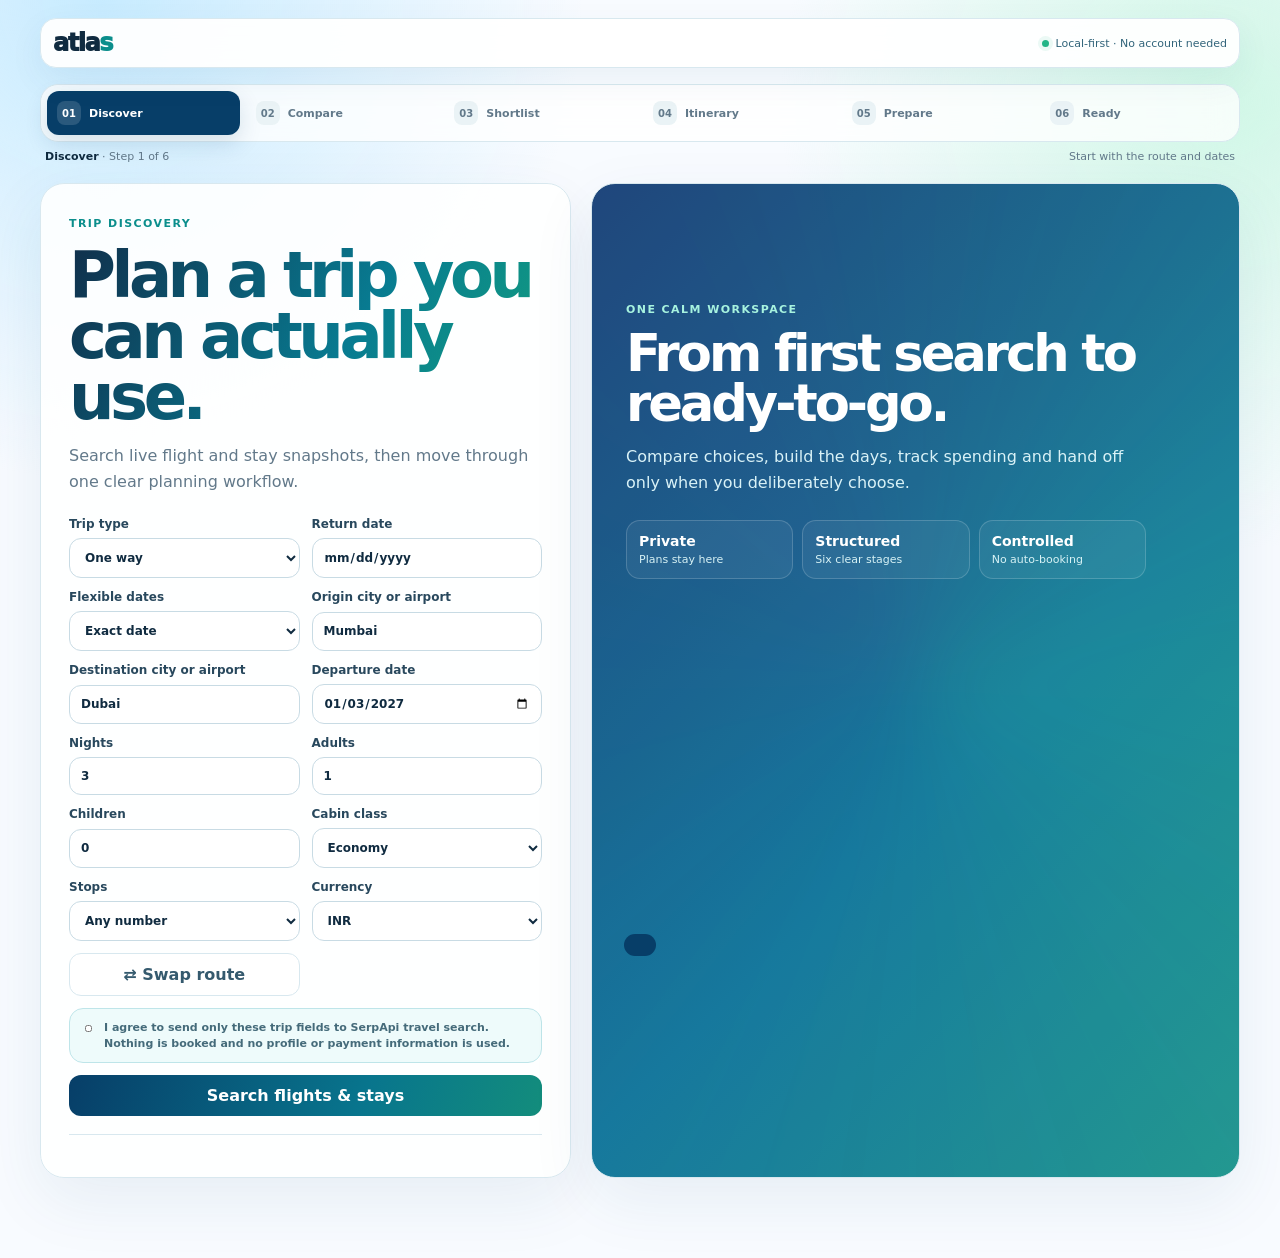
<file: index.html>
<!doctype html><html lang="en"><head><meta charset="utf-8"><meta name="viewport" content="width=device-width,initial-scale=1"><meta name="description" content="Atlas local-first travel planning workspace"><title>Atlas — Travel workspace</title><link rel="stylesheet" href="/assets/styles.css"><link rel="stylesheet" href="/assets/comparison.css"><link rel="stylesheet" href="/assets/itinerary.css"><script src="/assets/app.js" defer></script></head>
<body><div class="shell"><header class="topbar"><a class="brand" href="/">atla<i>s</i></a><span class="privacy">Local-first · No account needed</span></header>
<nav class="flow" aria-label="Travel workspace"><a data-route="discover" data-short="Search" href="#discover"><b>01</b>Discover</a><a data-route="compare" data-short="Compare" href="#compare"><b>02</b>Compare</a><a data-route="shortlist" data-short="Saved" href="#shortlist"><b>03</b>Shortlist</a><a data-route="itinerary" data-short="Plan" href="#itinerary"><b>04</b>Itinerary</a><a data-route="budget" data-short="Budget" href="#budget"><b>05</b>Prepare</a><a data-route="ready" data-short="Ready" href="#ready"><b>06</b>Ready</a></nav><div class="step-copy"><span><strong id="step-title">Discover</strong> · Step <span id="step-number">1</span> of 6</span><span id="step-hint">Start with the route and dates</span></div>
<main>
<section class="view" data-view="discover"><div class="discover"><article class="card search"><span class="eyebrow">Trip discovery</span><h1>Plan a trip you can actually use.</h1><p>Search live flight and stay snapshots, then move through one clear planning workflow.</p><form id="search-form"><div class="form-grid"><label>Origin city or airport<input name="origin" value="Mumbai" required maxlength="80" placeholder="Mumbai or BOM"></label><label>Destination city or airport<input name="destination" value="Dubai" required maxlength="80" placeholder="Dubai or DXB"></label><label>Departure date<input name="departure_date" type="date" required></label><label>Nights<input name="duration_days" type="number" min="1" max="30" value="3" required></label></div><label class="consent"><input name="confirmed" type="checkbox" required><span>I agree to send only these trip fields to SerpApi travel search. Nothing is booked and no profile or payment information is used.</span></label><button id="search-button" class="primary">Search flights & stays</button></form><div id="error" class="error" role="alert"></div></article><aside class="card hero-panel"><div class="hero-content"><span class="eyebrow" style="color:#a7f3df">One calm workspace</span><h2>From first search to ready-to-go.</h2><p>Compare choices, build the days, track spending and hand off only when you deliberately choose.</p><div class="mini-grid"><div class="mini"><b>Private</b>Plans stay here</div><div class="mini"><b>Structured</b>Six clear stages</div><div class="mini"><b>Controlled</b>No auto-booking</div></div></div></aside></div></section>
<section class="view" data-view="compare"><header class="section-title"><div><span class="eyebrow">Live snapshots</span><h1>Compare without the clutter.</h1></div><p>Choose candidates for your shortlist. Atlas never treats a search result as a reservation.</p></header><div id="destination"></div><div id="groups" class="groups"></div></section>
<section class="view" data-view="shortlist"><header class="section-title"><div><span class="eyebrow">Your candidates</span><h1>A focused shortlist.</h1></div><p>Keep the strongest choices close before continuing to a provider.</p></header><div class="workspace-grid"><article class="card panel"><h2>Selected options</h2><p class="sub">One preferred flight and stay can count toward readiness.</p><div id="shortlist" class="shortlist"></div></article><aside class="card panel"><h2>Why shortlist first?</h2><p class="sub">Prices move. Compare the full conditions and recheck them before leaving Atlas.</p><div class="notice">Atlas stores display snapshots locally. It does not reserve inventory or guarantee a price.</div></aside></div></section>
<section class="view" data-view="itinerary"><header class="section-title"><div><span class="eyebrow">Day by day</span><h1>Organize the actual trip.</h1></div><p>Add activities in the order you expect to use them.</p></header><article class="card panel"><div id="days" class="days"></div><form id="activity-form" class="inline"><input id="activity-day" type="number" min="1" value="1" aria-label="Day"><input id="activity-name" maxlength="100" required placeholder="e.g. Museum at 11:00"><button class="secondary">Add activity</button></form></article></section>
<section class="view" data-view="budget"><header class="section-title"><div><span class="eyebrow">Prepare</span><h1>Budget and packing.</h1></div><p>Estimate the whole trip, then complete the practical details.</p></header><div class="workspace-grid"><article class="card panel"><h2>Trip budget</h2><p class="sub">Manual estimates, not booking quotes.</p><div class="budget-total"><small>Planned spend</small><b id="budget-total">USD 0</b></div><form id="expense-form" class="inline"><select id="expense-category"><option>Transport</option><option>Stay</option><option>Food</option><option>Activities</option><option>Shopping</option><option>Emergency</option></select><input id="expense-amount" type="number" min="0" step="1" required placeholder="Amount in USD"><button class="secondary">Add</button></form><div id="expenses" class="expenses"></div></article><aside class="card panel"><h2>Packing checklist</h2><p class="sub">Completion improves your readiness score.</p><div id="checks" class="checks"></div></aside></div></section>
<section class="view" data-view="ready"><header class="section-title"><div><span class="eyebrow">Trip readiness</span><h1>Know what remains.</h1></div><p>Finish the essentials, export your plan, then deliberately continue with a verified provider.</p></header><div class="workspace-grid"><article class="card panel readiness"><div id="score" class="score"><b id="score-value">0%</b></div><div><h2 id="readiness-title">Start your trip plan</h2><p id="readiness-copy" class="sub"></p><div class="progress"><i id="readiness-bar"></i></div><button id="export-calendar" class="secondary" style="margin-top:14px">Download calendar (.ics)</button></div></article><aside class="card panel"><h2>Provider handoff</h2><p class="sub">Atlas asks again before opening an allowlisted Google Travel surface.</p><div style="display:grid;gap:8px"><button class="primary" data-handoff="google_flights">Continue to Google Flights</button><button class="secondary" data-handoff="google_hotels">Continue to Google Hotels</button></div></aside></div></section>
</main></div><dialog id="handoff-dialog"><h2>Leave Atlas?</h2><p id="handoff-copy" class="sub"></p><div style="display:flex;gap:8px;justify-content:flex-end"><button id="handoff-cancel" class="ghost">Stay here</button><button id="handoff-confirm" class="primary">Continue and recheck</button></div></dialog><div id="toast" class="toast" role="status"></div></body></html>
</file>
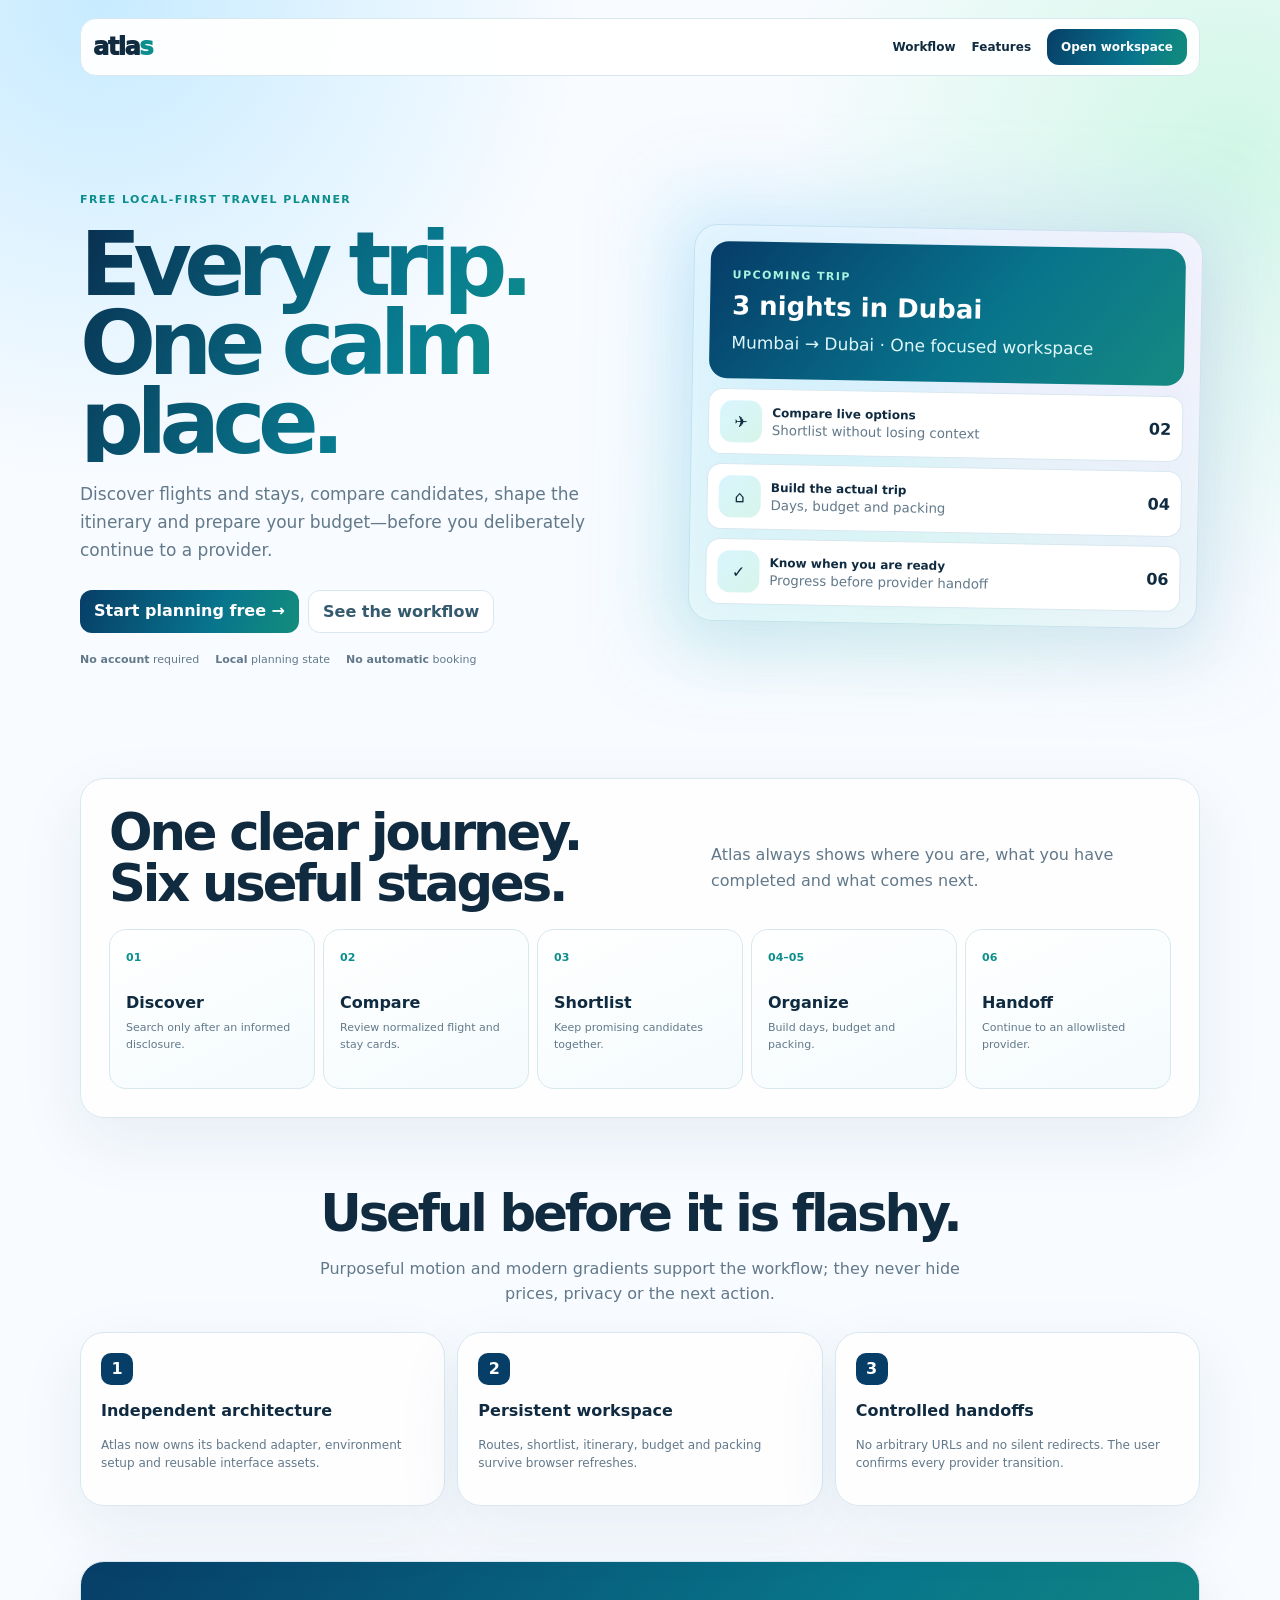
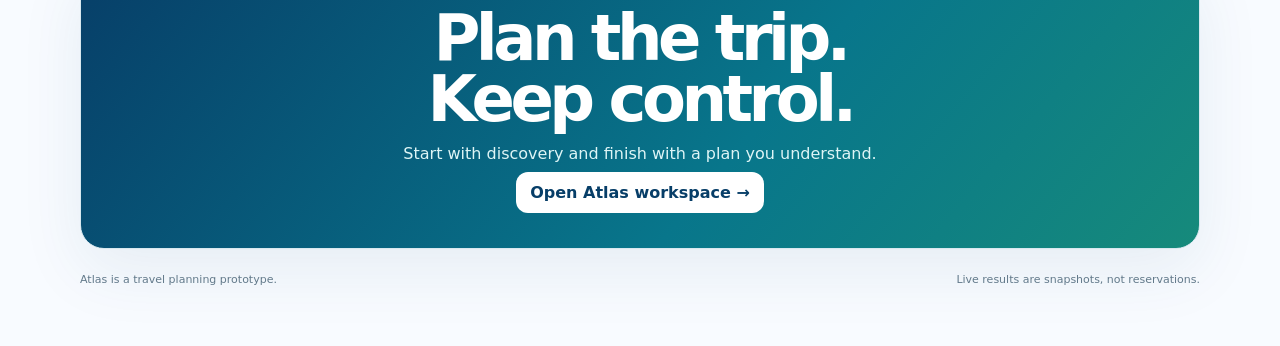
<file: landing.html>
<!doctype html><html lang="en"><head><meta charset="utf-8"><meta name="viewport" content="width=device-width,initial-scale=1"><meta name="description" content="Atlas keeps travel discovery, comparison, itinerary, budget and preparation in one calm workspace."><title>Atlas — Every trip, one calm place</title><link rel="stylesheet" href="/assets/styles.css"><link rel="stylesheet" href="/assets/landing.css"></head>
<body><div class="landing"><nav class="landing-nav"><a class="brand" href="/">atla<i>s</i></a><div class="landing-links"><a href="#workflow">Workflow</a><a href="#features">Features</a><a class="primary" href="/app#discover">Open workspace</a></div></nav>
<main><section class="landing-hero"><div><span class="eyebrow">Free local-first travel planner</span><h1>Every trip.<br>One calm place.</h1><p>Discover flights and stays, compare candidates, shape the itinerary and prepare your budget—before you deliberately continue to a provider.</p><div class="actions"><a class="primary" href="/app#discover">Start planning free →</a><a class="ghost" href="#workflow">See the workflow</a></div><div class="proof"><span><b>No account</b> required</span><span><b>Local</b> planning state</span><span><b>No automatic</b> booking</span></div></div>
<aside class="card preview"><header class="preview-head"><span class="eyebrow" style="color:#a7f3df">Upcoming trip</span><h2>3 nights in Dubai</h2><p>Mumbai → Dubai · One focused workspace</p></header><div class="preview-rows"><div class="preview-row"><span>✈</span><div><b>Compare live options</b><small>Shortlist without losing context</small></div><strong>02</strong></div><div class="preview-row"><span>⌂</span><div><b>Build the actual trip</b><small>Days, budget and packing</small></div><strong>04</strong></div><div class="preview-row"><span>✓</span><div><b>Know when you are ready</b><small>Progress before provider handoff</small></div><strong>06</strong></div></div></aside></section>
<section id="workflow" class="card journey-wrap"><div class="journey-head"><h2>One clear journey.<br>Six useful stages.</h2><p>Atlas always shows where you are, what you have completed and what comes next.</p></div><div class="journey"><article><em>01</em><strong>Discover</strong><p>Search only after an informed disclosure.</p></article><article><em>02</em><strong>Compare</strong><p>Review normalized flight and stay cards.</p></article><article><em>03</em><strong>Shortlist</strong><p>Keep promising candidates together.</p></article><article><em>04–05</em><strong>Organize</strong><p>Build days, budget and packing.</p></article><article><em>06</em><strong>Handoff</strong><p>Continue to an allowlisted provider.</p></article></div></section>
<section id="features"><header class="feature-head"><h2>Useful before it is flashy.</h2><p>Purposeful motion and modern gradients support the workflow; they never hide prices, privacy or the next action.</p></header><div class="feature-grid"><article class="card feature"><b>1</b><h3>Independent architecture</h3><p>Atlas now owns its backend adapter, environment setup and reusable interface assets.</p></article><article class="card feature"><b>2</b><h3>Persistent workspace</h3><p>Routes, shortlist, itinerary, budget and packing survive browser refreshes.</p></article><article class="card feature"><b>3</b><h3>Controlled handoffs</h3><p>No arbitrary URLs and no silent redirects. The user confirms every provider transition.</p></article></div></section>
<section class="card landing-cta"><h2>Plan the trip.<br>Keep control.</h2><p>Start with discovery and finish with a plan you understand.</p><a class="primary" href="/app#discover">Open Atlas workspace →</a></section></main><footer class="footer"><span>Atlas is a travel planning prototype.</span><span>Live results are snapshots, not reservations.</span></footer></div></body></html>
</file>
<file: assets/styles.css>
:root{--ink:#102b40;--muted:#62798a;--navy:#073e68;--teal:#0b8e8c;--mint:#26b88a;--line:#d8e8ef;--paper:#fff;--surface:#f7fbfd;--danger:#a91e43;--shadow:0 22px 65px #164f7114;font-family:Inter,ui-sans-serif,system-ui,-apple-system,sans-serif;color:var(--ink);background:#f5faff}
*{box-sizing:border-box}html{scroll-behavior:smooth}body{margin:0;background:radial-gradient(circle at 8% 0,#c7ebff,transparent 30rem),radial-gradient(circle at 96% 8%,#d1f7e7,transparent 28rem),#f8fbff}body:before{content:"";position:fixed;inset:0;z-index:-1;background-image:linear-gradient(#0b557009 1px,transparent 1px),linear-gradient(90deg,#0b557009 1px,transparent 1px);background-size:48px 48px;mask-image:linear-gradient(#000,transparent 80%)}a{color:inherit;text-decoration:none}button,input,select{font:inherit}button{cursor:pointer}.shell{max-width:1240px;margin:auto;padding:18px 20px 80px}.topbar{position:sticky;top:10px;z-index:50;display:flex;justify-content:space-between;align-items:center;padding:10px 12px;border:1px solid var(--line);border-radius:16px;background:#fffffff0;backdrop-filter:blur(18px);box-shadow:0 12px 35px #154d6c10}.brand{font-size:24px;font-weight:950;letter-spacing:-.06em}.brand i{font-style:normal;color:var(--teal)}.privacy{font-size:11px;color:#31647a}.privacy:before{content:"";display:inline-block;width:7px;height:7px;margin-right:7px;border-radius:50%;background:#22b486;box-shadow:0 0 0 4px #22b48616}.flow{display:grid;grid-template-columns:repeat(6,1fr);gap:6px;margin:16px 0 8px;padding:6px;border:1px solid var(--line);border-radius:18px;background:#ffffffc7;backdrop-filter:blur(14px)}.flow a{display:flex;align-items:center;gap:8px;padding:10px;border-radius:12px;color:var(--muted);font-size:11px;font-weight:850}.flow b{display:grid;place-items:center;width:24px;height:24px;border-radius:8px;background:#eaf3f6;font-size:10px}.flow a.active{background:var(--navy);color:#fff;box-shadow:0 8px 22px #073e6825}.flow a.active b{background:#ffffff24}.flow a.done{color:#07806f}.flow a.done b{background:#dff8ee}.step-copy{display:flex;justify-content:space-between;margin:0 5px 20px;color:var(--muted);font-size:11px}.step-copy strong{color:var(--ink)}.view{display:none}.view.active{display:block;animation:enter .35s ease both}.card{border:1px solid var(--line);border-radius:24px;background:#ffffffdf;box-shadow:var(--shadow)}.discover{display:grid;grid-template-columns:.9fr 1.1fr;gap:20px}.search{padding:28px}.eyebrow{color:var(--teal);font-size:11px;font-weight:900;letter-spacing:.13em;text-transform:uppercase}.search h1,.section-title h1{font-size:clamp(2.2rem,5vw,4.4rem);line-height:.95;letter-spacing:-.07em;margin:14px 0;background:linear-gradient(120deg,#102f4b,#087b91 58%,#13a17d);background-clip:text;-webkit-background-clip:text;color:transparent}.search p,.section-title p{color:var(--muted);line-height:1.6}.form-grid{display:grid;grid-template-columns:1fr 1fr;gap:12px;margin-top:22px}label{display:grid;gap:7px;color:#28485d;font-size:12px;font-weight:800}input,select{min-width:0;padding:11px;border:1px solid #c8dbe4;border-radius:12px;background:#fff;color:var(--ink);outline:0}input:focus,select:focus{border-color:#0b9297;box-shadow:0 0 0 3px #bfeeee}.consent{display:flex;gap:9px;align-items:flex-start;margin-top:12px;padding:11px;border:1px solid #bee5e9;border-radius:14px;background:#eefbfb;color:#456b7a;font-size:11px;line-height:1.45}.consent input{margin-top:2px}.primary,.secondary,.ghost,.danger{border-radius:12px;padding:11px 14px;font-weight:850}.primary{border:0;background:linear-gradient(110deg,var(--navy),#08758d 62%,#138d7c);color:#fff}.search .primary{width:100%;margin-top:12px}.primary:disabled{opacity:.55}.secondary{border:1px solid #9fd7de;background:#ebfbfc;color:#096a72}.ghost{border:1px solid var(--line);background:#fff;color:#355a6e}.danger{border:1px solid #fac4cf;background:#fff1f4;color:var(--danger)}.hero-panel{position:relative;overflow:hidden;min-height:500px;padding:34px;background:linear-gradient(135deg,#073d68,#0a718e 58%,#178c7f);color:#fff}.hero-panel:after{content:"";position:absolute;inset:-30%;background:conic-gradient(from 90deg,#5eead433,#60a5fa25,#c084fc22,#5eead433);filter:blur(35px);animation:drift 10s ease-in-out infinite alternate}.hero-content{position:relative;z-index:1;max-width:520px;margin-top:80px}.hero-content h2{font-size:clamp(2.2rem,4vw,3.8rem);line-height:.97;letter-spacing:-.06em;margin:12px 0}.hero-content p{color:#d9f2f7;line-height:1.6}.mini-grid,.stats{display:grid;grid-template-columns:repeat(3,1fr);gap:9px;margin-top:24px}.mini,.stat{padding:12px;border:1px solid #ffffff2c;border-radius:14px;background:#ffffff0e;font-size:11px;color:#d7f2f5}.mini b,.stat b{display:block;color:#fff;font-size:14px;margin-bottom:4px}.section-title{display:flex;align-items:end;justify-content:space-between;gap:20px;margin:25px 0 16px}.section-title h1{font-size:clamp(2rem,4vw,3.5rem);margin:0}.section-title p{max-width:520px;margin:0}.destination{display:grid;grid-template-columns:1.25fr .75fr;gap:14px;padding:24px;color:#fff;background:linear-gradient(125deg,#073e68,#0b7c8e 58%,#23a57d);overflow:hidden}.destination[data-accent=desert]{background:linear-gradient(125deg,#4b3159,#d16f54 55%,#f0b56b)}.destination[data-accent=rose]{background:linear-gradient(125deg,#52395f,#b96882 58%,#e9a18f)}.destination[data-accent=sakura]{background:linear-gradient(125deg,#273d65,#a95e87 58%,#ef9faa)}.destination h2{font-size:32px;letter-spacing:-.05em;margin:5px 0}.destination p{color:#eefcff}.destination-facts{display:grid;gap:8px}.destination-facts div{padding:12px;border:1px solid #ffffff30;border-radius:13px;background:#ffffff12}.groups{display:grid;gap:18px}.group-head{display:flex;justify-content:space-between;align-items:end;margin-bottom:9px}.group-head h2{margin:0}.group-head p{margin:4px 0 0;color:var(--muted);font-size:12px}.options{display:grid;grid-template-columns:repeat(2,1fr);gap:10px}.option{display:grid;grid-template-columns:64px minmax(0,1fr) auto;gap:12px;align-items:center;padding:12px;border:1px solid var(--line);border-radius:16px;background:#fff;transition:.2s}.option:hover{transform:translateY(-2px);border-color:#88d0d4;box-shadow:0 13px 30px #126c8914}.option.selected{border-color:#1aa68d;box-shadow:0 0 0 3px #1aa68d18}.thumb{width:64px;height:58px;display:grid;place-items:center;border-radius:12px;background:linear-gradient(135deg,#d9f4ff,#d7f5e8);overflow:hidden;font-size:22px}.thumb img{width:100%;height:100%;object-fit:cover}.option h3{font-size:13px;margin:0}.option p{font-size:11px;color:var(--muted);margin:4px 0}.option small{font-size:10px;color:#527084}.option-side{text-align:right}.option-side strong{display:block;color:#08758f;font-size:12px}.option-side button{margin-top:8px;padding:7px 9px}.workspace-grid{display:grid;grid-template-columns:1.25fr .75fr;gap:18px}.panel{padding:22px}.panel h2{margin:0;font-size:20px}.sub{color:var(--muted);font-size:12px;line-height:1.5}.days,.expenses,.checks,.shortlist{display:grid;gap:9px}.day,.expense,.short-item{padding:12px;border:1px solid var(--line);border-radius:14px;background:#fbfdff}.day-head,.expense,.short-item{display:flex;justify-content:space-between;gap:10px;align-items:center}.activities{display:grid;gap:6px;padding:0;margin:10px 0 0;list-style:none}.activities li{display:flex;justify-content:space-between;padding-top:7px;border-top:1px solid #e4edf1;font-size:12px}.inline{display:grid;grid-template-columns:92px 1fr auto;gap:8px;margin-top:12px}.budget-total{padding:18px;border-radius:16px;background:linear-gradient(120deg,#073e68,#087c8d);color:#fff}.budget-total b{display:block;font-size:30px}.progress{height:8px;border-radius:99px;background:#dfecef;overflow:hidden}.progress i{display:block;height:100%;width:0;background:linear-gradient(90deg,#0b8e8c,#31c88d);transition:width .4s}.readiness{display:grid;grid-template-columns:120px 1fr;gap:20px;align-items:center}.score{width:120px;height:120px;display:grid;place-items:center;border-radius:50%;background:conic-gradient(#20b58a var(--score),#e1ecef 0);position:relative}.score:after{content:"";position:absolute;inset:10px;border-radius:50%;background:#fff}.score b{z-index:1;font-size:25px}.notice,.error{padding:11px;border-radius:12px;font-size:11px;line-height:1.5}.notice{background:#fff7df;color:#715304}.error{display:none;margin-top:12px;background:#fff0f2;color:#9e1740}.empty{text-align:center;padding:25px;color:var(--muted);font-size:12px}.toast{position:fixed;left:50%;bottom:24px;z-index:80;transform:translate(-50%,80px);padding:11px 16px;border-radius:99px;background:var(--navy);color:#fff;font-size:12px;font-weight:800;transition:.25s}.toast.show{transform:translate(-50%,0)}dialog{max-width:480px;border:1px solid var(--line);border-radius:20px;padding:22px;box-shadow:0 30px 90px #062a4150}dialog::backdrop{background:#092b3f66;backdrop-filter:blur(4px)}@keyframes enter{from{opacity:0;transform:translateY(8px)}}@keyframes drift{to{transform:translate3d(8%,-5%,0) rotate(8deg)}}@media(max-width:900px){.discover,.workspace-grid,.destination{grid-template-columns:1fr}.options{grid-template-columns:1fr}.flow{grid-template-columns:repeat(3,1fr)}}@media(max-width:650px){.shell{padding:12px 13px 105px}.privacy{font-size:0}.privacy:after{content:"Local";font-size:10px}.flow{position:fixed;left:9px;right:9px;bottom:9px;z-index:60;grid-template-columns:repeat(6,1fr);margin:0;box-shadow:0 18px 55px #062b4350}.flow a{justify-content:center;padding:8px 3px;font-size:0}.flow a:after{content:attr(data-short);font-size:8px}.flow b{width:26px;height:26px}.step-copy{display:none}.form-grid,.mini-grid,.stats{grid-template-columns:1fr}.hero-panel{min-height:360px}.hero-content{margin-top:25px}.inline{grid-template-columns:1fr}.option{grid-template-columns:52px 1fr}.thumb{width:52px}.option-side{grid-column:2;text-align:left}.readiness{grid-template-columns:1fr}.score{margin:auto}}@media(prefers-reduced-motion:reduce){html{scroll-behavior:auto}*,*:before,*:after{animation:none!important;transition:none!important}}
</file>
<file: assets/comparison.css>
.date-chips{grid-column:1/-1;display:flex;align-items:center;gap:7px;flex-wrap:wrap;padding-top:8px}.date-chips small{width:100%;color:#e5f8f8}.date-chips button{padding:7px 9px;border:1px solid #ffffff45;border-radius:10px;background:#ffffff14;color:#fff;font-size:10px}.date-chips button.active{background:#fff;color:var(--navy)}.compare-controls{display:flex;align-items:center;gap:10px;margin-bottom:14px;padding:12px 14px}.compare-controls strong{margin-right:auto}.compare-controls select{padding:8px;font-size:11px}.recent-area{margin-top:18px;padding-top:14px;border-top:1px solid var(--line);font-size:11px}.recent-list{display:flex;gap:6px;flex-wrap:wrap;margin-top:8px}.recent-list button{padding:7px 9px;font-size:10px}.route-detail{margin-top:5px;color:#476c7e;font-size:10px}.emissions{display:block;margin-top:4px;color:#27806e!important}.skeleton{height:120px;border-radius:18px;background:linear-gradient(100deg,#e8f0f3 20%,#f8fbfc 40%,#e8f0f3 60%);background-size:200% 100%;animation:shimmer 1.2s linear infinite}.is-loading .hero-panel{filter:saturate(.8)}@keyframes shimmer{to{background-position:-200% 0}}@media(max-width:650px){.compare-controls{align-items:stretch;flex-direction:column}.compare-controls strong{margin:0}.compare-controls select{width:100%}}
</file>
<file: assets/itinerary.css>
.smart-form{display:grid;grid-template-columns:80px 110px minmax(180px,1fr) 120px 140px 130px auto;gap:8px;align-items:end;margin-top:14px}.smart-form label{font-size:10px}.smart-form input,.smart-form select{padding:9px;font-size:11px}.smart-day{transition:border-color .2s,box-shadow .2s}.smart-day:has(.schedule-warning){border-color:#efc86b}.smart-activities{gap:8px}.smart-activity{display:grid!important;grid-template-columns:72px minmax(0,1fr) auto;gap:10px;align-items:center;padding:10px!important;border:1px solid var(--line)!important;border-radius:12px;background:#fff;cursor:grab}.smart-activity:active{cursor:grabbing}.activity-time strong,.activity-time small,.activity-info strong,.activity-info small{display:block}.activity-time strong{color:var(--teal)}.activity-time small,.activity-info small{margin-top:3px;color:var(--muted);font-size:10px}.activity-actions{display:flex;gap:5px}.activity-actions button{padding:6px 7px;font-size:9px}.schedule-warning{margin-top:7px;padding:8px 10px;border-radius:10px;background:#fff7df;color:#765706;font-size:10px}.suggestions{margin-top:16px}.suggestion-grid{display:grid;grid-template-columns:repeat(3,1fr);gap:8px}.suggestion-card{display:grid;gap:5px;padding:12px;text-align:left;border:1px solid var(--line);border-radius:13px;background:linear-gradient(145deg,#fff,#f1fbfa);color:var(--ink)}.suggestion-card small{color:var(--muted)}@media(max-width:1000px){.smart-form{grid-template-columns:repeat(3,1fr)}.smart-form button{min-height:40px}}@media(max-width:650px){.smart-form{grid-template-columns:1fr 1fr}.smart-activity{grid-template-columns:62px 1fr}.activity-actions{grid-column:2}.suggestion-grid{grid-template-columns:1fr}}
</file>
<file: assets/landing.css>
.landing{max-width:1160px;margin:auto;padding:18px 20px 60px}.landing-nav{position:sticky;top:10px;z-index:30;display:flex;align-items:center;justify-content:space-between;padding:10px 12px;border:1px solid var(--line);border-radius:16px;background:#fffffff0;backdrop-filter:blur(18px)}.landing-links{display:flex;align-items:center;gap:16px;font-size:12px;font-weight:800}.landing-hero{display:grid;grid-template-columns:1.05fr .95fr;gap:48px;align-items:center;min-height:78vh}.landing-hero h1{font-size:clamp(3.4rem,7vw,6.5rem);letter-spacing:-.085em;line-height:.88;margin:18px 0;background:linear-gradient(120deg,#092f50,#087c91 55%,#15a37f);background-clip:text;-webkit-background-clip:text;color:transparent}.landing-hero p{max-width:560px;color:var(--muted);font-size:17px;line-height:1.65}.actions{display:flex;gap:9px;flex-wrap:wrap;margin-top:26px}.proof{display:flex;gap:16px;flex-wrap:wrap;margin-top:20px;color:var(--muted);font-size:11px}.preview{position:relative;padding:16px;transform:rotate(1deg)}.preview:before{content:"";position:absolute;inset:-30px;z-index:-1;background:conic-gradient(from 180deg,#4fd1c533,#38bdf833,#a78bfa24,#4fd1c533);filter:blur(40px);animation:drift 9s ease-in-out infinite alternate}.preview-head{padding:22px;border-radius:18px;background:linear-gradient(130deg,#063c68,#08748c 58%,#168981);color:#fff}.preview-head h2{font-size:26px;margin:8px 0}.preview-head p{margin:0;color:#dff7fa}.preview-rows{display:grid;gap:9px;margin-top:10px}.preview-row{display:grid;grid-template-columns:42px 1fr auto;gap:10px;align-items:center;padding:11px;border:1px solid var(--line);border-radius:14px;background:#fff}.preview-row span:first-child{display:grid;place-items:center;width:42px;height:42px;border-radius:12px;background:linear-gradient(135deg,#d9f5ff,#d7f5e9)}.preview-row b{display:block;font-size:12px}.preview-row small{color:var(--muted)}.journey-wrap{padding:28px}.journey-head{display:flex;justify-content:space-between;align-items:end;gap:20px}.journey-head h2,.feature-head h2{font-size:clamp(2.2rem,4vw,3.6rem);letter-spacing:-.06em;line-height:1;margin:0}.journey-head p{max-width:460px;color:var(--muted);line-height:1.6}.journey{display:grid;grid-template-columns:repeat(5,1fr);gap:8px;margin-top:20px}.journey article{position:relative;min-height:160px;padding:16px;border:1px solid var(--line);border-radius:17px;background:linear-gradient(155deg,#fff,#f4fbfd)}.journey em{font-style:normal;color:var(--teal);font-size:11px;font-weight:900}.journey strong{display:block;margin:28px 0 7px}.journey p{margin:0;color:var(--muted);font-size:11px;line-height:1.55}.feature-head{text-align:center;max-width:650px;margin:70px auto 25px}.feature-head p{color:var(--muted);line-height:1.6}.feature-grid{display:grid;grid-template-columns:repeat(3,1fr);gap:12px}.feature{padding:20px}.feature b{display:grid;place-items:center;width:32px;height:32px;border-radius:10px;background:var(--navy);color:#fff}.feature h3{font-size:16px}.feature p{color:var(--muted);font-size:12px;line-height:1.55}.landing-cta{margin-top:55px;padding:46px;text-align:center;color:#fff;background:linear-gradient(130deg,#073e68,#08768b 60%,#168a7b)}.landing-cta h2{font-size:clamp(2.3rem,5vw,4rem);letter-spacing:-.07em;line-height:.95;margin:0}.landing-cta p{max-width:520px;margin:14px auto 20px;color:#def5f6}.landing-cta .primary{background:#fff;color:var(--navy)}.footer{display:flex;justify-content:space-between;margin-top:24px;color:var(--muted);font-size:11px}@media(max-width:850px){.landing-hero{grid-template-columns:1fr;padding:55px 0}.preview{transform:none}.journey{grid-template-columns:1fr 1fr}.feature-grid{grid-template-columns:1fr}}@media(max-width:600px){.landing{padding:12px 13px 40px}.landing-links a:not(.primary){display:none}.journey-head{display:block}.journey{grid-template-columns:1fr}.journey article{min-height:auto}.landing-cta{padding:32px 20px}.footer{display:grid;gap:8px}}
</file>
